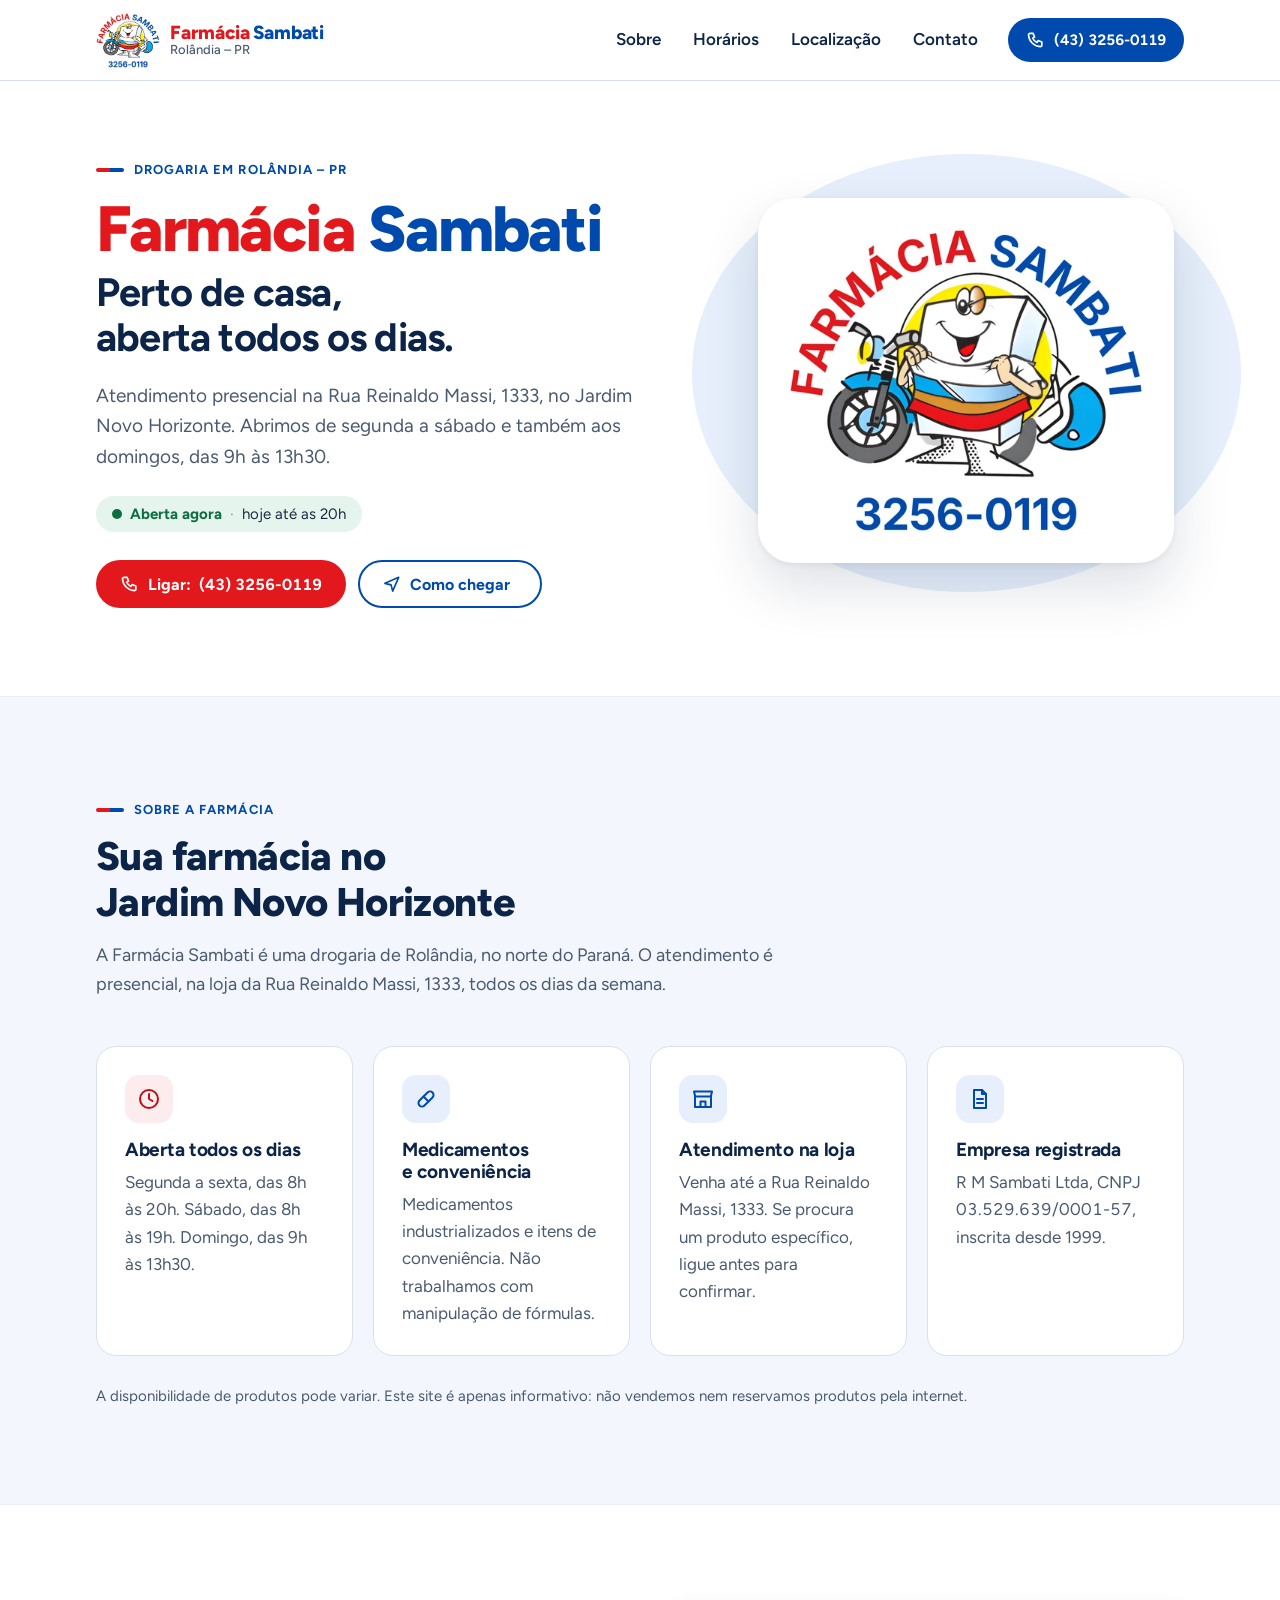
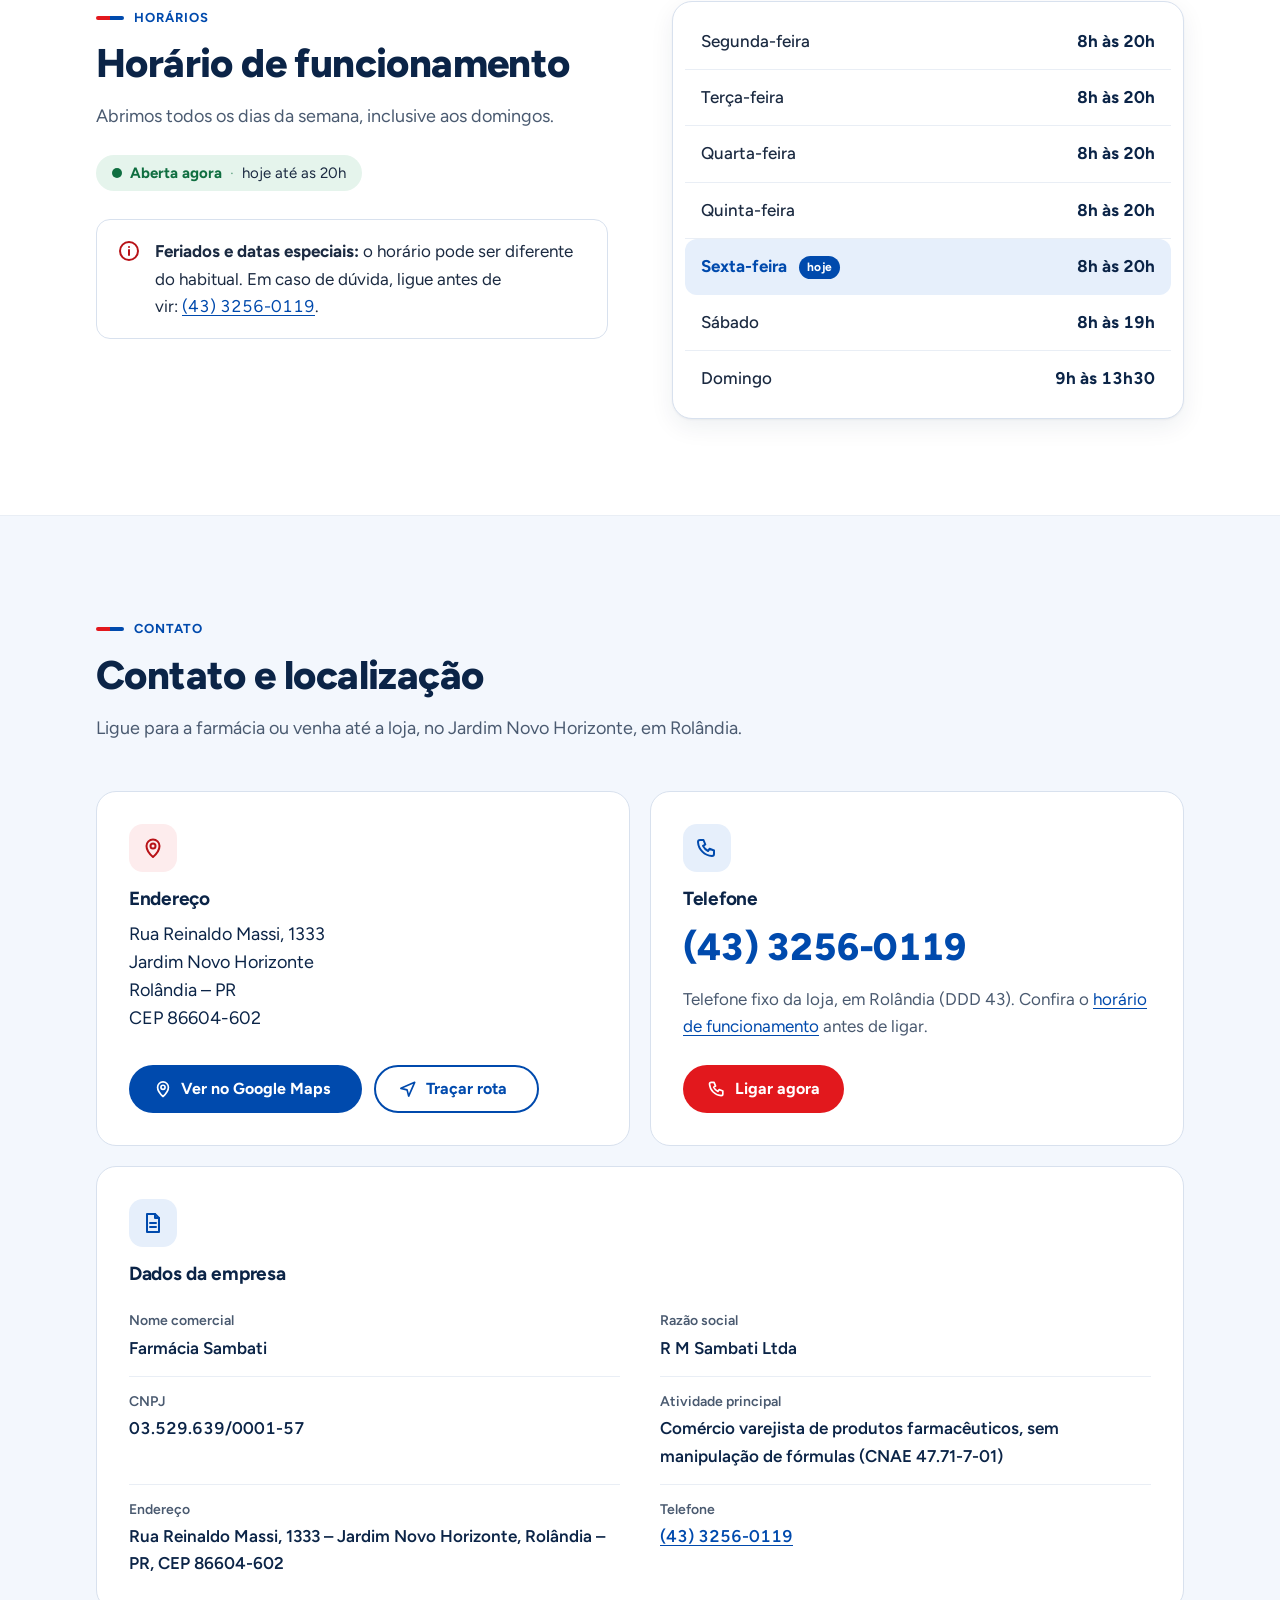
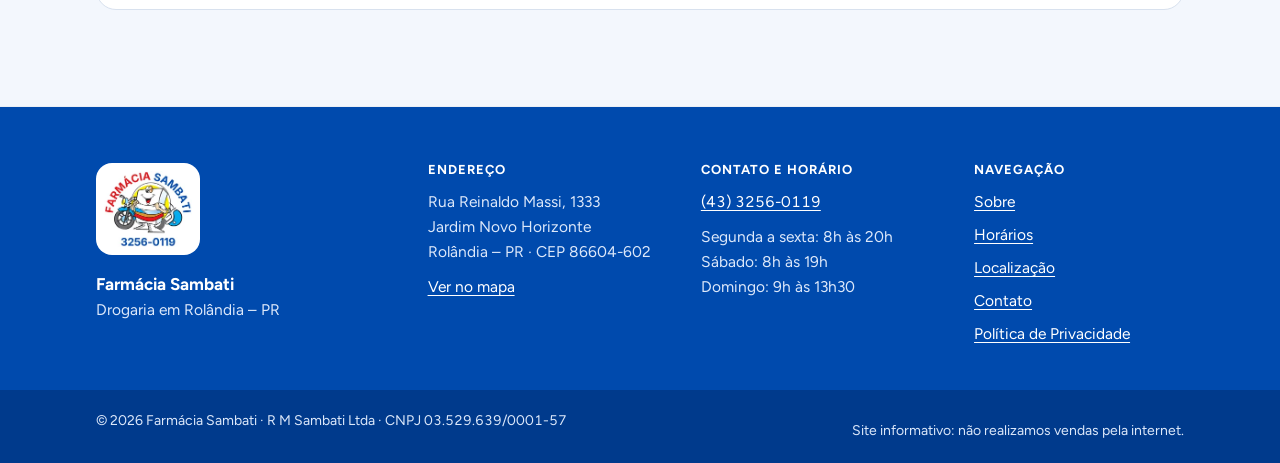
<file: index.html>
<!doctype html>
<html lang="pt-BR">
<head>
  <meta charset="utf-8">
  <meta name="viewport" content="width=device-width, initial-scale=1">
  <meta http-equiv="Content-Security-Policy" content="default-src 'self'; script-src 'self'; style-src 'self'; img-src 'self'; font-src 'self'; connect-src 'none'; frame-src 'none'; object-src 'none'; base-uri 'self'; form-action 'none'; upgrade-insecure-requests">
  <title>Farmácia Sambati em Rolândia – PR | Aberta todos os dias</title>
  <meta name="description" content="Farmácia Sambati: Rua Reinaldo Massi, 1333, Jardim Novo Horizonte, Rolândia – PR. Aberta todos os dias, inclusive domingo. Telefone (43) 3256-0119.">
  <link rel="canonical" href="https://farmaciasambati.site/">
  <meta name="theme-color" content="#004aad">
  <meta name="format-detection" content="telephone=no">

  <meta property="og:type" content="website">
  <meta property="og:locale" content="pt_BR">
  <meta property="og:site_name" content="Farmácia Sambati">
  <meta property="og:title" content="Farmácia Sambati – Rolândia, PR">
  <meta property="og:description" content="Drogaria no Jardim Novo Horizonte, em Rolândia (PR). Aberta todos os dias. Rua Reinaldo Massi, 1333 · (43) 3256-0119.">
  <meta property="og:url" content="https://farmaciasambati.site/">
  <meta property="og:image" content="https://farmaciasambati.site/assets/img/og-farmacia-sambati.jpg">
  <meta property="og:image:type" content="image/jpeg">
  <meta property="og:image:width" content="1200">
  <meta property="og:image:height" content="630">
  <meta property="og:image:alt" content="Logotipo da Farmácia Sambati com endereço, horário e telefone">
  <meta name="twitter:card" content="summary_large_image">

  <link rel="icon" href="/favicon.ico" sizes="16x16 32x32 48x48">
  <link rel="icon" href="/assets/img/icone-192.png" type="image/png" sizes="192x192">
  <link rel="apple-touch-icon" href="/apple-touch-icon.png">

  <link rel="preload" href="/assets/fonts/figtree-latin-wght.woff2" as="font" type="font/woff2" crossorigin>
  <link rel="stylesheet" href="/assets/css/estilos.css">
  <noscript><link rel="stylesheet" href="/assets/css/noscript.css"></noscript>
  <script src="/assets/js/main.js" defer></script>

  <script type="application/ld+json">
  {
    "@context": "https://schema.org",
    "@graph": [
      {
        "@type": "Pharmacy",
        "@id": "https://farmaciasambati.site/#farmacia",
        "name": "Farmácia Sambati",
        "legalName": "R M Sambati Ltda",
        "taxID": "03.529.639/0001-57",
        "foundingDate": "1999-11-29",
        "url": "https://farmaciasambati.site/",
        "logo": "https://farmaciasambati.site/assets/img/logo-farmacia-sambati-720.png",
        "image": "https://farmaciasambati.site/assets/img/og-farmacia-sambati.jpg",
        "telephone": "+55 43 3256-0119",
        "address": {
          "@type": "PostalAddress",
          "streetAddress": "Rua Reinaldo Massi, 1333, Jardim Novo Horizonte",
          "addressLocality": "Rolândia",
          "addressRegion": "PR",
          "postalCode": "86604-602",
          "addressCountry": "BR"
        },
        "openingHoursSpecification": [
          {
            "@type": "OpeningHoursSpecification",
            "dayOfWeek": ["Monday", "Tuesday", "Wednesday", "Thursday", "Friday"],
            "opens": "08:00",
            "closes": "20:00"
          },
          {
            "@type": "OpeningHoursSpecification",
            "dayOfWeek": "Saturday",
            "opens": "08:00",
            "closes": "19:00"
          },
          {
            "@type": "OpeningHoursSpecification",
            "dayOfWeek": "Sunday",
            "opens": "09:00",
            "closes": "13:30"
          }
        ]
      },
      {
        "@type": "WebSite",
        "@id": "https://farmaciasambati.site/#site",
        "url": "https://farmaciasambati.site/",
        "name": "Farmácia Sambati",
        "inLanguage": "pt-BR",
        "publisher": { "@id": "https://farmaciasambati.site/#farmacia" }
      }
    ]
  }
  </script>
</head>
<body>
  <svg class="sprite" aria-hidden="true" xmlns="http://www.w3.org/2000/svg">
    <symbol id="i-telefone" viewBox="0 0 24 24" fill="none" stroke="currentColor" stroke-width="2" stroke-linecap="round" stroke-linejoin="round"><path d="M5 4h3.5l1.8 4.5-2.3 1.4a11 11 0 0 0 5.1 5.1l1.4-2.3 4.5 1.8V18a2 2 0 0 1-2 2A15 15 0 0 1 3 6a2 2 0 0 1 2-2z"/></symbol>
    <symbol id="i-rota" viewBox="0 0 24 24" fill="none" stroke="currentColor" stroke-width="2" stroke-linecap="round" stroke-linejoin="round"><path d="M3.5 11.2 20 4l-7.2 16.5-1.9-7.4z"/></symbol>
    <symbol id="i-local" viewBox="0 0 24 24" fill="none" stroke="currentColor" stroke-width="2" stroke-linecap="round" stroke-linejoin="round"><path d="M12 21s-6.5-5.6-6.5-11a6.5 6.5 0 0 1 13 0c0 5.4-6.5 11-6.5 11z"/><circle cx="12" cy="10" r="2.5"/></symbol>
    <symbol id="i-relogio" viewBox="0 0 24 24" fill="none" stroke="currentColor" stroke-width="2" stroke-linecap="round" stroke-linejoin="round"><circle cx="12" cy="12" r="9"/><path d="M12 7v5l3.5 2"/></symbol>
    <symbol id="i-capsula" viewBox="0 0 24 24" fill="none" stroke="currentColor" stroke-width="2" stroke-linecap="round" stroke-linejoin="round"><rect x="2.8" y="8.5" width="18.4" height="7" rx="3.5" transform="rotate(-45 12 12)"/><path d="m9.5 9.5 5 5"/></symbol>
    <symbol id="i-loja" viewBox="0 0 24 24" fill="none" stroke="currentColor" stroke-width="2" stroke-linecap="round" stroke-linejoin="round"><path d="M4 9.5V20h16V9.5"/><path d="M3 4.5h18l-1.2 5H4.2z"/><path d="M9.5 20v-5.5h5V20"/></symbol>
    <symbol id="i-documento" viewBox="0 0 24 24" fill="none" stroke="currentColor" stroke-width="2" stroke-linecap="round" stroke-linejoin="round"><path d="M6 3h8l4 4v14H6z"/><path d="M14 3v4h4"/><path d="M9 12h6M9 16h6"/></symbol>
    <symbol id="i-info" viewBox="0 0 24 24" fill="none" stroke="currentColor" stroke-width="2" stroke-linecap="round" stroke-linejoin="round"><circle cx="12" cy="12" r="9"/><path d="M12 11v5M12 8h.01"/></symbol>
    <symbol id="i-menu" viewBox="0 0 24 24" fill="none" stroke="currentColor" stroke-width="2" stroke-linecap="round" stroke-linejoin="round"><path d="M4 7h16M4 12h16M4 17h16"/></symbol>
    <symbol id="i-fechar" viewBox="0 0 24 24" fill="none" stroke="currentColor" stroke-width="2" stroke-linecap="round" stroke-linejoin="round"><path d="m6 6 12 12M18 6 6 18"/></symbol>
    <symbol id="i-externo" viewBox="0 0 24 24" fill="none" stroke="currentColor" stroke-width="2" stroke-linecap="round" stroke-linejoin="round"><path d="M14 4h6v6M20 4l-9 9"/><path d="M18 14v5a1 1 0 0 1-1 1H5a1 1 0 0 1-1-1V7a1 1 0 0 1 1-1h5"/></symbol>
  </svg>

  <a class="pular" href="#conteudo">Pular para o conteúdo</a>

  <header class="cabecalho">
    <div class="container cabecalho__barra">
      <a class="marca" href="/" aria-label="Farmácia Sambati, página inicial">
        <picture>
          <source type="image/webp" srcset="/assets/img/logo-farmacia-sambati-128.webp 128w, /assets/img/logo-farmacia-sambati-192.webp 192w" sizes="(min-width: 60em) 64px, (min-width: 40em) 56px, 48px">
          <img class="marca__logo" src="/assets/img/logo-farmacia-sambati-192.png" width="192" height="165" alt="">
        </picture>
        <span class="marca__texto">
          <span class="marca__nome"><span class="cor-vermelha">Farmácia</span> <span class="cor-azul">Sambati</span></span>
          <span class="marca__local">Rolândia – PR</span>
        </span>
      </a>

      <nav class="menu" aria-label="Principal">
        <button class="menu-botao" type="button" aria-expanded="false" aria-controls="menu-lista">
          <svg class="icone icone-abrir" aria-hidden="true"><use href="#i-menu"/></svg>
          <svg class="icone icone-fechar" aria-hidden="true"><use href="#i-fechar"/></svg>
          <span class="sr-only">Menu</span>
        </button>
        <ul class="menu__lista" id="menu-lista">
          <li><a href="/#sobre">Sobre</a></li>
          <li><a href="/#horarios">Horários</a></li>
          <li><a href="/#localizacao">Localização</a></li>
          <li><a href="/#contato">Contato</a></li>
        </ul>
      </nav>

      <a class="botao botao--primario botao--compacto cabecalho__ligar" href="tel:+554332560119" aria-label="Ligar para (43) 3256-0119">
        <svg class="icone" aria-hidden="true"><use href="#i-telefone"/></svg>
        <span class="cabecalho__rotulo">Ligar</span>
        <span class="cabecalho__numero numero">(43) 3256-0119</span>
      </a>
    </div>
  </header>

  <main id="conteudo">
    <section class="hero" aria-labelledby="titulo-hero">
      <div class="container hero__grade">
        <div class="hero__texto">
          <p class="sobretitulo">Drogaria em Rolândia – PR</p>
          <h1 class="hero__titulo" id="titulo-hero">
            <span class="hero__marca"><span class="cor-vermelha">Farmácia</span> <span class="cor-azul">Sambati</span></span>
            <span class="hero__frase">Perto de casa, aberta todos os dias.</span>
          </h1>
          <p class="hero__resumo">Atendimento presencial na Rua Reinaldo Massi, 1333, no Jardim Novo Horizonte. Abrimos de segunda a sábado e também aos domingos, das 9h às 13h30.</p>

          <p class="status" data-status hidden>
            <span class="status__ponto" aria-hidden="true"></span>
            <strong class="status__titulo"></strong>
            <span class="status__sep" aria-hidden="true">·</span>
            <span class="status__detalhe"></span>
          </p>

          <div class="hero__acoes">
            <a class="botao botao--destaque" href="tel:+554332560119">
              <svg class="icone" aria-hidden="true"><use href="#i-telefone"/></svg>
              Ligar: <span class="numero">(43) 3256-0119</span>
            </a>
            <a class="botao botao--secundario" href="https://www.google.com/maps/dir/?api=1&amp;destination=Farm%C3%A1cia%20Sambati%2C%20R.%20Reinaldo%20Massi%2C%201333%20-%20Jardim%20Novo%20Horizonte%2C%20Rol%C3%A2ndia%20-%20PR%2C%2086604-602" target="_blank" rel="noopener">
              <svg class="icone" aria-hidden="true"><use href="#i-rota"/></svg>
              Como chegar<span class="sr-only"> (abre o Google Maps em nova aba)</span>
            </a>
          </div>
        </div>

        <div class="hero__visual">
          <div class="hero__cartao">
            <picture>
              <source type="image/webp" srcset="/assets/img/logo-farmacia-sambati-480.webp 480w, /assets/img/logo-farmacia-sambati-720.webp 720w, /assets/img/logo-farmacia-sambati-960.webp 960w" sizes="(min-width: 60em) 360px, (min-width: 40em) 280px, 232px">
              <img src="/assets/img/logo-farmacia-sambati-720.png" width="720" height="618" alt="Logotipo da Farmácia Sambati, com o mascote da farmácia e o telefone 3256-0119" fetchpriority="high">
            </picture>
          </div>
        </div>
      </div>
    </section>

    <section class="secao secao--tingida" id="sobre" aria-labelledby="titulo-sobre">
      <div class="container">
        <div class="secao__cabeca">
          <p class="sobretitulo">Sobre a farmácia</p>
          <h2 class="secao__titulo" id="titulo-sobre">Sua farmácia no Jardim Novo Horizonte</h2>
          <p class="secao__intro">A Farmácia Sambati é uma drogaria de Rolândia, no norte do Paraná. O atendimento é presencial, na loja da Rua Reinaldo Massi, 1333, todos os dias da semana.</p>
        </div>

        <ul class="destaques">
          <li class="cartao">
            <span class="cartao__icone cartao__icone--vermelho"><svg class="icone" aria-hidden="true"><use href="#i-relogio"/></svg></span>
            <h3 class="cartao__titulo">Aberta todos os dias</h3>
            <p>Segunda a sexta, das 8h às 20h. Sábado, das 8h às 19h. Domingo, das 9h às 13h30.</p>
          </li>
          <li class="cartao">
            <span class="cartao__icone"><svg class="icone" aria-hidden="true"><use href="#i-capsula"/></svg></span>
            <h3 class="cartao__titulo">Medicamentos e conveniência</h3>
            <p>Medicamentos industrializados e itens de conveniência. Não trabalhamos com manipulação de fórmulas.</p>
          </li>
          <li class="cartao">
            <span class="cartao__icone"><svg class="icone" aria-hidden="true"><use href="#i-loja"/></svg></span>
            <h3 class="cartao__titulo">Atendimento na loja</h3>
            <p>Venha até a Rua Reinaldo Massi, 1333. Se procura um produto específico, ligue antes para confirmar.</p>
          </li>
          <li class="cartao">
            <span class="cartao__icone"><svg class="icone" aria-hidden="true"><use href="#i-documento"/></svg></span>
            <h3 class="cartao__titulo">Empresa registrada</h3>
            <p>R M Sambati Ltda, CNPJ <span class="numero">03.529.639/0001-57</span>, inscrita desde 1999.</p>
          </li>
        </ul>

        <p class="nota">A disponibilidade de produtos pode variar. Este site é apenas informativo: não vendemos nem reservamos produtos pela internet.</p>
      </div>
    </section>

    <section class="secao" id="horarios" aria-labelledby="titulo-horarios">
      <div class="container horarios__grade">
        <div class="horarios__texto">
          <p class="sobretitulo">Horários</p>
          <h2 class="secao__titulo" id="titulo-horarios">Horário de funcionamento</h2>
          <p>Abrimos todos os dias da semana, inclusive aos domingos.</p>

          <p class="status" data-status hidden>
            <span class="status__ponto" aria-hidden="true"></span>
            <strong class="status__titulo"></strong>
            <span class="status__sep" aria-hidden="true">·</span>
            <span class="status__detalhe"></span>
          </p>

          <div class="aviso">
            <svg class="icone" aria-hidden="true"><use href="#i-info"/></svg>
            <p><strong>Feriados e datas especiais:</strong> o horário pode ser diferente do habitual. Em caso de dúvida, ligue antes de vir: <a class="numero" href="tel:+554332560119">(43) 3256-0119</a>.</p>
          </div>
        </div>

        <div class="cartao horarios__tabela">
          <!-- Para alterar o horário, edite as linhas abaixo (texto e atributos data-abre / data-fecha). -->
          <table class="tabela-horarios" data-horarios>
            <caption class="sr-only">Horário de funcionamento por dia da semana</caption>
            <tbody>
              <tr data-dia="1" data-abre="08:00" data-fecha="20:00">
                <th scope="row">Segunda-feira</th>
                <td><time datetime="08:00">8h</time> às <time datetime="20:00">20h</time></td>
              </tr>
              <tr data-dia="2" data-abre="08:00" data-fecha="20:00">
                <th scope="row">Terça-feira</th>
                <td><time datetime="08:00">8h</time> às <time datetime="20:00">20h</time></td>
              </tr>
              <tr data-dia="3" data-abre="08:00" data-fecha="20:00">
                <th scope="row">Quarta-feira</th>
                <td><time datetime="08:00">8h</time> às <time datetime="20:00">20h</time></td>
              </tr>
              <tr data-dia="4" data-abre="08:00" data-fecha="20:00">
                <th scope="row">Quinta-feira</th>
                <td><time datetime="08:00">8h</time> às <time datetime="20:00">20h</time></td>
              </tr>
              <tr data-dia="5" data-abre="08:00" data-fecha="20:00">
                <th scope="row">Sexta-feira</th>
                <td><time datetime="08:00">8h</time> às <time datetime="20:00">20h</time></td>
              </tr>
              <tr data-dia="6" data-abre="08:00" data-fecha="19:00">
                <th scope="row">Sábado</th>
                <td><time datetime="08:00">8h</time> às <time datetime="19:00">19h</time></td>
              </tr>
              <tr data-dia="0" data-abre="09:00" data-fecha="13:30">
                <th scope="row">Domingo</th>
                <td><time datetime="09:00">9h</time> às <time datetime="13:30">13h30</time></td>
              </tr>
            </tbody>
          </table>
        </div>
      </div>
    </section>

    <section class="secao secao--tingida" id="contato" aria-labelledby="titulo-contato">
      <div class="container">
        <div class="secao__cabeca">
          <p class="sobretitulo">Contato</p>
          <h2 class="secao__titulo" id="titulo-contato">Contato e localização</h2>
          <p class="secao__intro">Ligue para a farmácia ou venha até a loja, no Jardim Novo Horizonte, em Rolândia.</p>
        </div>

        <div class="contato__grade">
          <article class="cartao cartao--contato" id="localizacao" aria-labelledby="titulo-endereco">
            <span class="cartao__icone cartao__icone--vermelho"><svg class="icone" aria-hidden="true"><use href="#i-local"/></svg></span>
            <h3 class="cartao__titulo" id="titulo-endereco">Endereço</h3>
            <address class="endereco">
              Rua Reinaldo Massi, 1333<br>
              Jardim Novo Horizonte<br>
              Rolândia – PR<br>
              CEP 86604-602
            </address>
            <div class="acoes">
              <a class="botao botao--primario" href="https://www.google.com/maps/search/?api=1&amp;query=Farm%C3%A1cia%20Sambati%2C%20R.%20Reinaldo%20Massi%2C%201333%20-%20Jardim%20Novo%20Horizonte%2C%20Rol%C3%A2ndia%20-%20PR%2C%2086604-602" target="_blank" rel="noopener">
                <svg class="icone" aria-hidden="true"><use href="#i-local"/></svg>
                Ver no Google Maps<span class="sr-only"> (abre em nova aba)</span>
              </a>
              <a class="botao botao--secundario" href="https://www.google.com/maps/dir/?api=1&amp;destination=Farm%C3%A1cia%20Sambati%2C%20R.%20Reinaldo%20Massi%2C%201333%20-%20Jardim%20Novo%20Horizonte%2C%20Rol%C3%A2ndia%20-%20PR%2C%2086604-602" target="_blank" rel="noopener">
                <svg class="icone" aria-hidden="true"><use href="#i-rota"/></svg>
                Traçar rota<span class="sr-only"> (abre o Google Maps em nova aba)</span>
              </a>
            </div>
          </article>

          <article class="cartao cartao--contato" aria-labelledby="titulo-telefone">
            <span class="cartao__icone"><svg class="icone" aria-hidden="true"><use href="#i-telefone"/></svg></span>
            <h3 class="cartao__titulo" id="titulo-telefone">Telefone</h3>
            <a class="telefone-grande numero" href="tel:+554332560119">(43) 3256-0119</a>
            <p>Telefone fixo da loja, em Rolândia (DDD 43). Confira o <a href="#horarios">horário de funcionamento</a> antes de ligar.</p>
            <div class="acoes">
              <a class="botao botao--destaque" href="tel:+554332560119">
                <svg class="icone" aria-hidden="true"><use href="#i-telefone"/></svg>
                Ligar agora
              </a>
            </div>
          </article>

          <article class="cartao cartao--empresa" id="empresa" aria-labelledby="titulo-empresa">
            <span class="cartao__icone"><svg class="icone" aria-hidden="true"><use href="#i-documento"/></svg></span>
            <h3 class="cartao__titulo" id="titulo-empresa">Dados da empresa</h3>
            <dl class="dados">
              <div>
                <dt>Nome comercial</dt>
                <dd>Farmácia Sambati</dd>
              </div>
              <div>
                <dt>Razão social</dt>
                <dd>R M Sambati Ltda</dd>
              </div>
              <div>
                <dt>CNPJ</dt>
                <dd class="numero">03.529.639/0001-57</dd>
              </div>
              <div>
                <dt>Atividade principal</dt>
                <dd>Comércio varejista de produtos farmacêuticos, sem manipulação de fórmulas (CNAE 47.71-7-01)</dd>
              </div>
              <div>
                <dt>Endereço</dt>
                <dd>Rua Reinaldo Massi, 1333 – Jardim Novo Horizonte, Rolândia – PR, CEP 86604-602</dd>
              </div>
              <div>
                <dt>Telefone</dt>
                <dd><a class="numero" href="tel:+554332560119">(43) 3256-0119</a></dd>
              </div>
            </dl>
          </article>
        </div>
      </div>
    </section>
  </main>

  <footer class="rodape">
    <div class="container rodape__grade">
      <div class="rodape__marca">
        <picture>
          <source type="image/webp" srcset="/assets/img/logo-farmacia-sambati-192.webp 192w" sizes="88px">
          <img class="rodape__logo" src="/assets/img/logo-farmacia-sambati-192.png" width="192" height="165" alt="Farmácia Sambati" loading="lazy">
        </picture>
        <p><strong>Farmácia Sambati</strong><br>Drogaria em Rolândia – PR</p>
      </div>

      <div>
        <h2 class="rodape__titulo">Endereço</h2>
        <p>Rua Reinaldo Massi, 1333<br>Jardim Novo Horizonte<br>Rolândia – PR · CEP 86604-602</p>
        <p><a href="https://www.google.com/maps/search/?api=1&amp;query=Farm%C3%A1cia%20Sambati%2C%20R.%20Reinaldo%20Massi%2C%201333%20-%20Jardim%20Novo%20Horizonte%2C%20Rol%C3%A2ndia%20-%20PR%2C%2086604-602" target="_blank" rel="noopener">Ver no mapa<span class="sr-only"> (abre o Google Maps em nova aba)</span></a></p>
      </div>

      <div>
        <h2 class="rodape__titulo">Contato e horário</h2>
        <p><a class="numero" href="tel:+554332560119">(43) 3256-0119</a></p>
        <p>Segunda a sexta: 8h às 20h<br>Sábado: 8h às 19h<br>Domingo: 9h às 13h30</p>
      </div>

      <nav aria-label="Rodapé">
        <h2 class="rodape__titulo">Navegação</h2>
        <ul>
          <li><a href="/#sobre">Sobre</a></li>
          <li><a href="/#horarios">Horários</a></li>
          <li><a href="/#localizacao">Localização</a></li>
          <li><a href="/#contato">Contato</a></li>
          <li><a href="/politica-de-privacidade/">Política de Privacidade</a></li>
        </ul>
      </nav>
    </div>

    <div class="rodape__base">
      <div class="container">
        <p>© <span data-ano-atual>2026</span> Farmácia Sambati · R M Sambati Ltda · CNPJ <span class="numero">03.529.639/0001-57</span></p>
        <p>Site informativo: não realizamos vendas pela internet.</p>
      </div>
    </div>
  </footer>
</body>
</html>
</file>
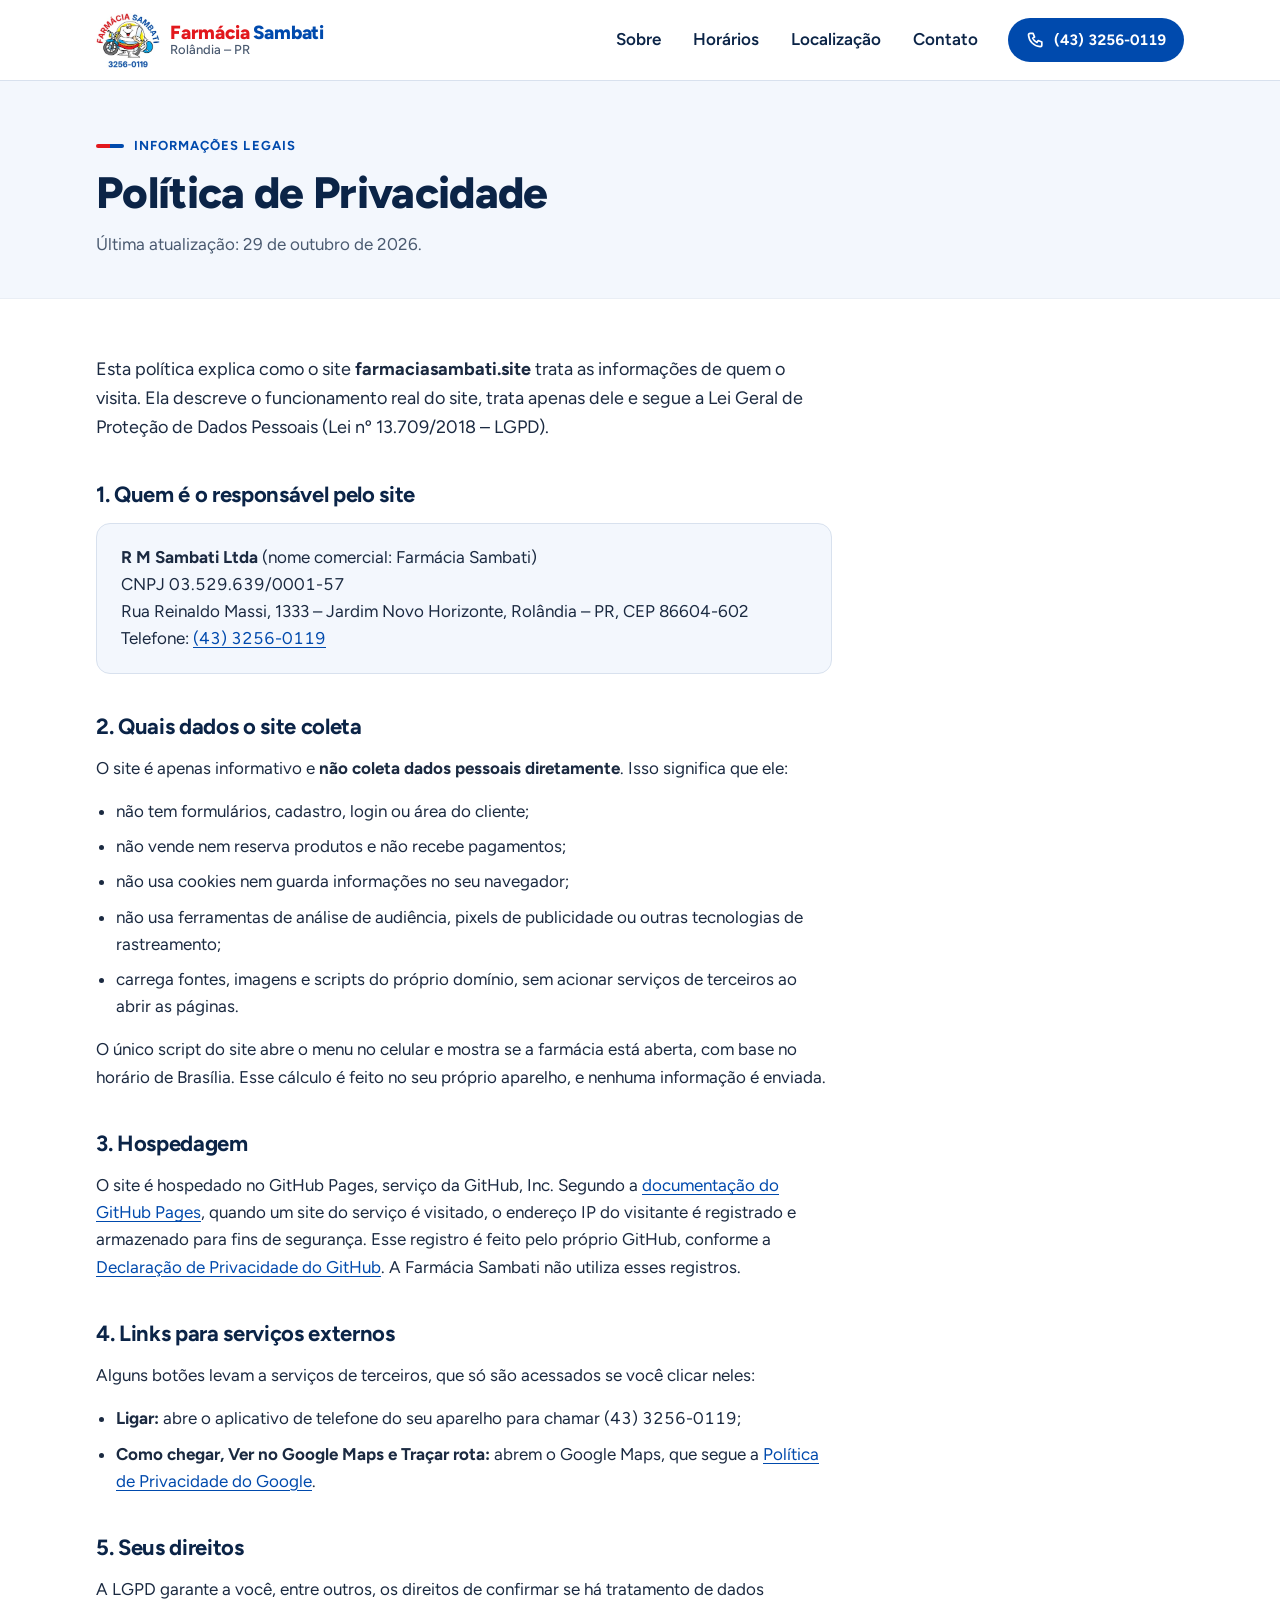
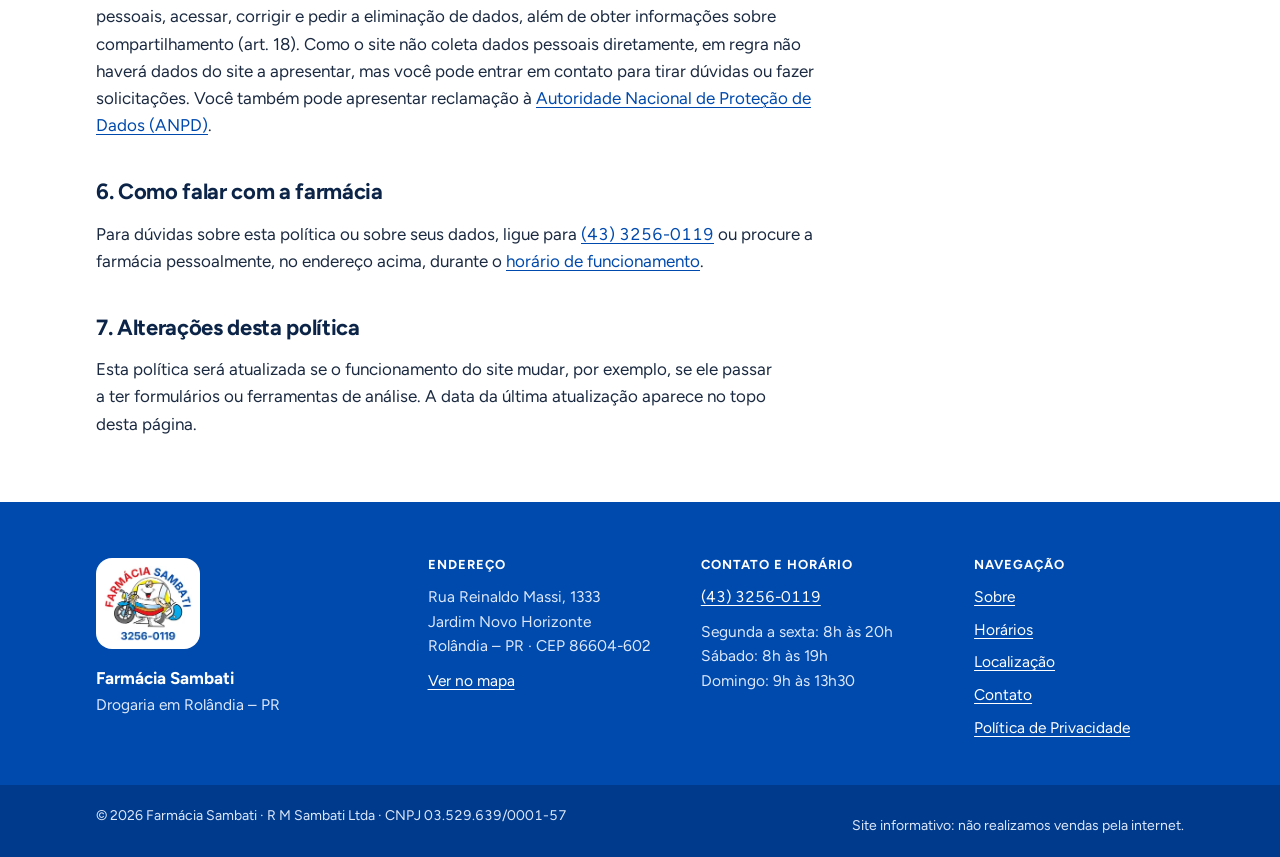
<file: politica-de-privacidade/index.html>
<!doctype html>
<html lang="pt-BR">
<head>
  <meta charset="utf-8">
  <meta name="viewport" content="width=device-width, initial-scale=1">
  <meta http-equiv="Content-Security-Policy" content="default-src 'self'; script-src 'self'; style-src 'self'; img-src 'self'; font-src 'self'; connect-src 'none'; frame-src 'none'; object-src 'none'; base-uri 'self'; form-action 'none'; upgrade-insecure-requests">
  <title>Política de Privacidade | Farmácia Sambati</title>
  <meta name="description" content="Como o site da Farmácia Sambati trata informações de visitantes: sem formulários, sem cookies e sem ferramentas de rastreamento.">
  <link rel="canonical" href="https://farmaciasambati.site/politica-de-privacidade/">
  <meta name="theme-color" content="#004aad">
  <meta name="format-detection" content="telephone=no">

  <meta property="og:type" content="website">
  <meta property="og:locale" content="pt_BR">
  <meta property="og:site_name" content="Farmácia Sambati">
  <meta property="og:title" content="Política de Privacidade – Farmácia Sambati">
  <meta property="og:description" content="Como o site da Farmácia Sambati trata informações de visitantes.">
  <meta property="og:url" content="https://farmaciasambati.site/politica-de-privacidade/">
  <meta property="og:image" content="https://farmaciasambati.site/assets/img/og-farmacia-sambati.jpg">
  <meta property="og:image:width" content="1200">
  <meta property="og:image:height" content="630">
  <meta property="og:image:alt" content="Logotipo da Farmácia Sambati com endereço, horário e telefone">
  <meta name="twitter:card" content="summary_large_image">

  <link rel="icon" href="/favicon.ico" sizes="16x16 32x32 48x48">
  <link rel="icon" href="/assets/img/icone-192.png" type="image/png" sizes="192x192">
  <link rel="apple-touch-icon" href="/apple-touch-icon.png">

  <link rel="preload" href="/assets/fonts/figtree-latin-wght.woff2" as="font" type="font/woff2" crossorigin>
  <link rel="stylesheet" href="/assets/css/estilos.css">
  <noscript><link rel="stylesheet" href="/assets/css/noscript.css"></noscript>
  <script src="/assets/js/main.js" defer></script>
</head>
<body>
  <svg class="sprite" aria-hidden="true" xmlns="http://www.w3.org/2000/svg">
    <symbol id="i-telefone" viewBox="0 0 24 24" fill="none" stroke="currentColor" stroke-width="2" stroke-linecap="round" stroke-linejoin="round"><path d="M5 4h3.5l1.8 4.5-2.3 1.4a11 11 0 0 0 5.1 5.1l1.4-2.3 4.5 1.8V18a2 2 0 0 1-2 2A15 15 0 0 1 3 6a2 2 0 0 1 2-2z"/></symbol>
    <symbol id="i-menu" viewBox="0 0 24 24" fill="none" stroke="currentColor" stroke-width="2" stroke-linecap="round" stroke-linejoin="round"><path d="M4 7h16M4 12h16M4 17h16"/></symbol>
    <symbol id="i-fechar" viewBox="0 0 24 24" fill="none" stroke="currentColor" stroke-width="2" stroke-linecap="round" stroke-linejoin="round"><path d="m6 6 12 12M18 6 6 18"/></symbol>
  </svg>

  <a class="pular" href="#conteudo">Pular para o conteúdo</a>

  <header class="cabecalho">
    <div class="container cabecalho__barra">
      <a class="marca" href="/" aria-label="Farmácia Sambati, página inicial">
        <picture>
          <source type="image/webp" srcset="/assets/img/logo-farmacia-sambati-128.webp 128w, /assets/img/logo-farmacia-sambati-192.webp 192w" sizes="(min-width: 60em) 64px, (min-width: 40em) 56px, 48px">
          <img class="marca__logo" src="/assets/img/logo-farmacia-sambati-192.png" width="192" height="165" alt="">
        </picture>
        <span class="marca__texto">
          <span class="marca__nome"><span class="cor-vermelha">Farmácia</span> <span class="cor-azul">Sambati</span></span>
          <span class="marca__local">Rolândia – PR</span>
        </span>
      </a>

      <nav class="menu" aria-label="Principal">
        <button class="menu-botao" type="button" aria-expanded="false" aria-controls="menu-lista">
          <svg class="icone icone-abrir" aria-hidden="true"><use href="#i-menu"/></svg>
          <svg class="icone icone-fechar" aria-hidden="true"><use href="#i-fechar"/></svg>
          <span class="sr-only">Menu</span>
        </button>
        <ul class="menu__lista" id="menu-lista">
          <li><a href="/#sobre">Sobre</a></li>
          <li><a href="/#horarios">Horários</a></li>
          <li><a href="/#localizacao">Localização</a></li>
          <li><a href="/#contato">Contato</a></li>
        </ul>
      </nav>

      <a class="botao botao--primario botao--compacto cabecalho__ligar" href="tel:+554332560119" aria-label="Ligar para (43) 3256-0119">
        <svg class="icone" aria-hidden="true"><use href="#i-telefone"/></svg>
        <span class="cabecalho__rotulo">Ligar</span>
        <span class="cabecalho__numero numero">(43) 3256-0119</span>
      </a>
    </div>
  </header>

  <main id="conteudo">
    <div class="pagina-cabeca">
      <div class="container">
        <p class="sobretitulo">Informações legais</p>
        <h1>Política de Privacidade</h1>
        <p>Última atualização: <time datetime="2026-10-29">29 de outubro de 2026</time>.</p>
      </div>
    </div>

    <div class="container">
      <article class="texto-legal">
        <p>Esta política explica como o site <strong>farmaciasambati.site</strong> trata as informações de quem o visita. Ela descreve o funcionamento real do site, trata apenas dele e segue a Lei Geral de Proteção de Dados Pessoais (Lei nº 13.709/2018 – LGPD).</p>

        <h2>1. Quem é o responsável pelo site</h2>
        <address>
          <strong>R M Sambati Ltda</strong> (nome comercial: Farmácia Sambati)<br>
          CNPJ <span class="numero">03.529.639/0001-57</span><br>
          Rua Reinaldo Massi, 1333 – Jardim Novo Horizonte, Rolândia – PR, CEP 86604-602<br>
          Telefone: <a class="numero" href="tel:+554332560119">(43) 3256-0119</a>
        </address>

        <h2>2. Quais dados o site coleta</h2>
        <p>O site é apenas informativo e <strong>não coleta dados pessoais diretamente</strong>. Isso significa que ele:</p>
        <ul>
          <li>não tem formulários, cadastro, login ou área do cliente;</li>
          <li>não vende nem reserva produtos e não recebe pagamentos;</li>
          <li>não usa cookies nem guarda informações no seu navegador;</li>
          <li>não usa ferramentas de análise de audiência, pixels de publicidade ou outras tecnologias de rastreamento;</li>
          <li>carrega fontes, imagens e scripts do próprio domínio, sem acionar serviços de terceiros ao abrir as páginas.</li>
        </ul>
        <p>O único script do site abre o menu no celular e mostra se a farmácia está aberta, com base no horário de Brasília. Esse cálculo é feito no seu próprio aparelho, e nenhuma informação é enviada.</p>

        <h2>3. Hospedagem</h2>
        <p>O site é hospedado no GitHub Pages, serviço da GitHub, Inc. Segundo a <a href="https://docs.github.com/pt/pages/getting-started-with-github-pages/what-is-github-pages#data-collection">documentação do GitHub Pages</a>, quando um site do serviço é visitado, o endereço IP do visitante é registrado e armazenado para fins de segurança. Esse registro é feito pelo próprio GitHub, conforme a <a href="https://docs.github.com/pt/site-policy/privacy-policies/github-general-privacy-statement">Declaração de Privacidade do GitHub</a>. A Farmácia Sambati não utiliza esses registros.</p>

        <h2>4. Links para serviços externos</h2>
        <p>Alguns botões levam a serviços de terceiros, que só são acessados se você clicar neles:</p>
        <ul>
          <li><strong>Ligar:</strong> abre o aplicativo de telefone do seu aparelho para chamar <span class="numero">(43) 3256-0119</span>;</li>
          <li><strong>Como chegar, Ver no Google Maps e Traçar rota:</strong> abrem o Google Maps, que segue a <a href="https://policies.google.com/privacy?hl=pt-BR">Política de Privacidade do Google</a>.</li>
        </ul>

        <h2>5. Seus direitos</h2>
        <p>A LGPD garante a você, entre outros, os direitos de confirmar se há tratamento de dados pessoais, acessar, corrigir e pedir a eliminação de dados, além de obter informações sobre compartilhamento (art. 18). Como o site não coleta dados pessoais diretamente, em regra não haverá dados do site a apresentar, mas você pode entrar em contato para tirar dúvidas ou fazer solicitações. Você também pode apresentar reclamação à <a href="https://www.gov.br/anpd/pt-br">Autoridade Nacional de Proteção de Dados (ANPD)</a>.</p>

        <h2>6. Como falar com a farmácia</h2>
        <p>Para dúvidas sobre esta política ou sobre seus dados, ligue para <a class="numero" href="tel:+554332560119">(43) 3256-0119</a> ou procure a farmácia pessoalmente, no endereço acima, durante o <a href="/#horarios">horário de funcionamento</a>.</p>

        <h2>7. Alterações desta política</h2>
        <p>Esta política será atualizada se o funcionamento do site mudar, por exemplo, se ele passar a ter formulários ou ferramentas de análise. A data da última atualização aparece no topo desta página.</p>
      </article>
    </div>
  </main>

  <footer class="rodape">
    <div class="container rodape__grade">
      <div class="rodape__marca">
        <picture>
          <source type="image/webp" srcset="/assets/img/logo-farmacia-sambati-192.webp 192w" sizes="88px">
          <img class="rodape__logo" src="/assets/img/logo-farmacia-sambati-192.png" width="192" height="165" alt="Farmácia Sambati" loading="lazy">
        </picture>
        <p><strong>Farmácia Sambati</strong><br>Drogaria em Rolândia – PR</p>
      </div>

      <div>
        <h2 class="rodape__titulo">Endereço</h2>
        <p>Rua Reinaldo Massi, 1333<br>Jardim Novo Horizonte<br>Rolândia – PR · CEP 86604-602</p>
        <p><a href="https://www.google.com/maps/search/?api=1&amp;query=Farm%C3%A1cia%20Sambati%2C%20R.%20Reinaldo%20Massi%2C%201333%20-%20Jardim%20Novo%20Horizonte%2C%20Rol%C3%A2ndia%20-%20PR%2C%2086604-602" target="_blank" rel="noopener">Ver no mapa<span class="sr-only"> (abre o Google Maps em nova aba)</span></a></p>
      </div>

      <div>
        <h2 class="rodape__titulo">Contato e horário</h2>
        <p><a class="numero" href="tel:+554332560119">(43) 3256-0119</a></p>
        <p>Segunda a sexta: 8h às 20h<br>Sábado: 8h às 19h<br>Domingo: 9h às 13h30</p>
      </div>

      <nav aria-label="Rodapé">
        <h2 class="rodape__titulo">Navegação</h2>
        <ul>
          <li><a href="/#sobre">Sobre</a></li>
          <li><a href="/#horarios">Horários</a></li>
          <li><a href="/#localizacao">Localização</a></li>
          <li><a href="/#contato">Contato</a></li>
          <li><a href="/politica-de-privacidade/" aria-current="page">Política de Privacidade</a></li>
        </ul>
      </nav>
    </div>

    <div class="rodape__base">
      <div class="container">
        <p>© <span data-ano-atual>2026</span> Farmácia Sambati · R M Sambati Ltda · CNPJ <span class="numero">03.529.639/0001-57</span></p>
        <p>Site informativo: não realizamos vendas pela internet.</p>
      </div>
    </div>
  </footer>
</body>
</html>
</file>
<file: assets/css/estilos.css>
/* ==========================================================================
   Farmácia Sambati — folha de estilos
   Abordagem mobile-first. Cores oficiais da marca: azul #004AAD e vermelho #E2181D.
   ========================================================================== */

/* ---------- Fonte (Figtree, licença SIL OFL 1.1, hospedada no próprio site) ---------- */
@font-face {
  font-family: "Figtree";
  src: url("../fonts/figtree-latin-wght.woff2") format("woff2");
  font-weight: 300 900;
  font-style: normal;
  font-display: swap;
}

/* ---------- Tokens de design ---------- */
:root {
  --azul: #004aad;
  --azul-escuro: #003a8c;
  --azul-noite: #0b2447;
  --azul-claro: #e6effb;
  --azul-gelo: #f3f7fd;
  --vermelho: #e2181d;
  --vermelho-escuro: #b81217;
  --vermelho-claro: #fdeced;
  --verde: #0f6e40;
  --verde-claro: #e5f4ec;
  --ambar: #855400;
  --ambar-claro: #fff3d6;
  --branco: #fff;
  --texto: #1b2a41;
  --texto-suave: #4a5a70;
  --borda: #d8e1ee;
  --linha: #e9eef5;

  --fonte: "Figtree", system-ui, -apple-system, "Segoe UI", Roboto, "Helvetica Neue", Arial, sans-serif;
  --raio: 0.875rem;
  --raio-g: 1.25rem;
  --sombra: 0 1px 2px rgb(11 36 71 / 0.05), 0 8px 24px rgb(11 36 71 / 0.07);
  --sombra-forte: 0 2px 6px rgb(11 36 71 / 0.06), 0 24px 56px rgb(11 36 71 / 0.14);
  --altura-cabecalho: 4.5rem;
  --largura: 72rem;
}

/* ---------- Base ---------- */
*,
*::before,
*::after {
  box-sizing: border-box;
}

html {
  -webkit-text-size-adjust: 100%;
  text-size-adjust: 100%;
  scroll-behavior: smooth;
  scroll-padding-top: calc(var(--altura-cabecalho) + 1rem);
}

body {
  margin: 0;
  font-family: var(--fonte);
  font-size: 1.0625rem;
  line-height: 1.6;
  color: var(--texto);
  background: var(--branco);
  -webkit-font-smoothing: antialiased;
  -moz-osx-font-smoothing: grayscale;
}

img,
svg {
  display: block;
  max-width: 100%;
}

img {
  height: auto;
}

h1,
h2,
h3 {
  margin: 0;
  color: var(--azul-noite);
  line-height: 1.15;
  letter-spacing: -0.015em;
  text-wrap: balance;
}

p,
ul,
ol,
dl,
address {
  margin: 0;
}

p {
  text-wrap: pretty;
}

a {
  color: var(--azul);
  text-decoration-thickness: 1px;
  text-underline-offset: 0.18em;
}

a:hover {
  color: var(--azul-escuro);
  text-decoration-thickness: 2px;
}

:focus-visible {
  outline: 3px solid var(--azul);
  outline-offset: 3px;
  border-radius: 4px;
}

[hidden] {
  display: none !important;
}

@media (prefers-reduced-motion: reduce) {
  html {
    scroll-behavior: auto;
  }

  *,
  *::before,
  *::after {
    transition: none !important;
    animation: none !important;
  }
}

/* ---------- Utilitários ---------- */
.sr-only {
  position: absolute !important;
  width: 1px;
  height: 1px;
  padding: 0;
  margin: -1px;
  overflow: hidden;
  clip: rect(0 0 0 0);
  clip-path: inset(50%);
  white-space: nowrap;
  border: 0;
}

.sprite {
  position: absolute;
  width: 0;
  height: 0;
  overflow: hidden;
}

.container {
  width: 100%;
  max-width: var(--largura);
  margin-inline: auto;
  padding-inline: 1.25rem;
}

.icone {
  width: 1.25rem;
  height: 1.25rem;
  flex: none;
}

.cor-vermelha {
  color: var(--vermelho);
}

.cor-azul {
  color: var(--azul);
}

.numero {
  font-variant-numeric: tabular-nums;
  white-space: nowrap;
}

.pular {
  position: absolute;
  top: -10rem;
  left: 1rem;
  z-index: 100;
  padding: 0.75rem 1.125rem;
  border-radius: 0.5rem;
  background: var(--azul);
  color: var(--branco);
  font-weight: 700;
  text-decoration: none;
}

.pular:focus {
  top: 1rem;
  color: var(--branco);
}

/* ---------- Botões ---------- */
.botao {
  display: inline-flex;
  align-items: center;
  justify-content: center;
  gap: 0.5rem;
  min-height: 3rem;
  padding: 0.75rem 1.375rem;
  border: 2px solid transparent;
  border-radius: 999px;
  font: inherit;
  font-size: 1rem;
  font-weight: 700;
  line-height: 1.2;
  text-align: center;
  text-decoration: none;
  cursor: pointer;
  transition: background-color 0.15s ease, border-color 0.15s ease, color 0.15s ease;
}

.botao:hover {
  text-decoration: none;
}

.botao--primario {
  background: var(--azul);
  color: var(--branco);
}

.botao--primario:hover {
  background: var(--azul-escuro);
  color: var(--branco);
}

.botao--destaque {
  background: var(--vermelho);
  color: var(--branco);
}

.botao--destaque:hover {
  background: var(--vermelho-escuro);
  color: var(--branco);
}

.botao--secundario {
  border-color: var(--azul);
  background: var(--branco);
  color: var(--azul);
}

.botao--secundario:hover {
  background: var(--azul-claro);
  color: var(--azul-escuro);
}

.botao--compacto {
  min-height: 2.75rem;
  padding: 0.5rem 1rem;
  font-size: 0.9375rem;
}

.acoes {
  display: flex;
  flex-wrap: wrap;
  gap: 0.75rem;
  margin-top: 1.5rem;
}

/* ---------- Cabeçalho ---------- */
.cabecalho {
  position: sticky;
  top: 0;
  z-index: 50;
  background: var(--branco);
  border-bottom: 1px solid var(--borda);
}

.cabecalho__barra {
  display: flex;
  align-items: center;
  gap: 0.5rem;
  min-height: var(--altura-cabecalho);
}

.marca {
  display: flex;
  align-items: center;
  gap: 0.625rem;
  margin-right: auto;
  padding-block: 0.25rem;
  color: inherit;
  text-decoration: none;
}

.marca:hover {
  color: inherit;
}

.marca picture {
  flex: none;
}

.marca__logo {
  width: 3rem;
}

.marca__texto {
  display: flex;
  flex-direction: column;
  line-height: 1.15;
}

.marca__nome {
  font-size: 1rem;
  font-weight: 800;
  letter-spacing: -0.01em;
  white-space: nowrap;
}

.marca__local {
  font-size: 0.8125rem;
  font-weight: 500;
  color: var(--texto-suave);
}

.menu-botao {
  display: inline-flex;
  align-items: center;
  justify-content: center;
  width: 2.75rem;
  height: 2.75rem;
  padding: 0;
  border: 1px solid var(--borda);
  border-radius: 0.75rem;
  background: var(--branco);
  color: var(--azul-noite);
  cursor: pointer;
}

.menu-botao:hover {
  background: var(--azul-gelo);
}

.menu-botao .icone {
  width: 1.5rem;
  height: 1.5rem;
}

.menu-botao .icone-fechar,
.menu-botao[aria-expanded="true"] .icone-abrir {
  display: none;
}

.menu-botao[aria-expanded="true"] .icone-fechar {
  display: block;
}

.menu__lista {
  display: none;
  position: absolute;
  top: 100%;
  right: 0;
  left: 0;
  padding: 0.5rem 1.25rem 1rem;
  border-bottom: 1px solid var(--borda);
  background: var(--branco);
  box-shadow: var(--sombra);
  list-style: none;
}

.cabecalho--aberto .menu__lista {
  display: block;
}

.menu__lista a {
  display: block;
  padding: 0.875rem 0.25rem;
  border-bottom: 1px solid var(--linha);
  color: var(--azul-noite);
  font-weight: 600;
  text-decoration: none;
}

.menu__lista li:last-child a {
  border-bottom: 0;
}

.menu__lista a:hover {
  color: var(--azul);
}

.cabecalho__ligar .cabecalho__numero {
  display: none;
}

/* Celulares estreitos: o botão de ligar fica só com o ícone (o nome acessível continua no aria-label). */
@media (max-width: 25.98em) {
  .cabecalho__ligar {
    width: 2.75rem;
    padding: 0;
  }

  .cabecalho__ligar .cabecalho__rotulo {
    display: none;
  }
}

@media (max-width: 21.25em) {
  .marca {
    gap: 0.5rem;
  }

  .marca__logo {
    width: 2.5rem;
  }

  .marca__nome {
    font-size: 0.9375rem;
  }
}

/* ---------- Hero ---------- */
.hero {
  position: relative;
  overflow: hidden;
  padding-block: 2.5rem 3.5rem;
  background: var(--branco);
}

.hero__grade {
  display: grid;
  gap: 2.75rem;
  align-items: center;
}

.sobretitulo {
  display: inline-flex;
  align-items: center;
  gap: 0.625rem;
  color: var(--azul);
  font-size: 0.8125rem;
  font-weight: 700;
  letter-spacing: 0.08em;
  text-transform: uppercase;
}

.sobretitulo::before {
  content: "";
  width: 1.75rem;
  height: 0.25rem;
  flex: none;
  border-radius: 999px;
  background: linear-gradient(90deg, var(--vermelho) 50%, var(--azul) 50%);
}

.hero__titulo {
  margin-top: 1rem;
  font-size: clamp(2.375rem, 1.6rem + 3.6vw, 4rem);
  font-weight: 800;
  line-height: 1.02;
  letter-spacing: -0.03em;
}

.hero__marca,
.hero__frase {
  display: block;
}

.hero__frase {
  margin-top: 0.5rem;
  color: var(--azul-noite);
  font-size: 0.62em;
  font-weight: 700;
  line-height: 1.15;
  letter-spacing: -0.02em;
}

.hero__resumo {
  max-width: 34rem;
  margin-top: 1.25rem;
  color: var(--texto-suave);
  font-size: 1.1875rem;
}

.hero__acoes {
  display: grid;
  gap: 0.75rem;
  margin-top: 1.75rem;
}

.hero__visual {
  position: relative;
  justify-self: center;
  width: min(100%, 17rem);
}

.hero__visual::before {
  content: "";
  position: absolute;
  inset: -12% -16% -8%;
  z-index: 0;
  border-radius: 50%;
  background: var(--azul-claro);
}

.hero__cartao {
  position: relative;
  z-index: 1;
  padding: 1.25rem;
  border-radius: 1.75rem;
  background: var(--branco);
  box-shadow: var(--sombra-forte);
}

/* Situação (aberta / fechada) */
.status {
  display: inline-flex;
  flex-wrap: wrap;
  align-items: center;
  gap: 0.125rem 0.5rem;
  margin-top: 1.5rem;
  padding: 0.5rem 1rem;
  border-radius: 999px;
  background: var(--linha);
  color: var(--texto);
  font-size: 0.9375rem;
  line-height: 1.35;
}

.status__ponto {
  width: 0.625rem;
  height: 0.625rem;
  flex: none;
  border-radius: 50%;
  background: currentColor;
}

.status__titulo {
  font-weight: 700;
}

.status__sep {
  opacity: 0.6;
}

.status__detalhe {
  color: var(--texto);
}

.status[data-estado="aberta"] {
  background: var(--verde-claro);
  color: var(--verde);
}

.status[data-estado="fechada"] {
  background: var(--vermelho-claro);
  color: var(--vermelho-escuro);
}

.status[data-estado="especial"] {
  background: var(--ambar-claro);
  color: var(--ambar);
}

/* ---------- Seções ---------- */
.secao {
  padding-block: 4rem;
}

.secao--tingida {
  background: var(--azul-gelo);
  border-block: 1px solid var(--linha);
}

.secao__cabeca {
  max-width: 44rem;
  margin-bottom: 2.25rem;
}

.secao__titulo {
  margin-top: 0.75rem;
  font-size: clamp(1.75rem, 1.35rem + 1.6vw, 2.5rem);
  font-weight: 800;
}

.secao__intro {
  margin-top: 1rem;
  color: var(--texto-suave);
  font-size: 1.125rem;
}

.nota {
  margin-top: 1.75rem;
  color: var(--texto-suave);
  font-size: 0.9375rem;
}

/* ---------- Cartões ---------- */
.cartao {
  padding: 1.5rem;
  border: 1px solid var(--borda);
  border-radius: var(--raio-g);
  background: var(--branco);
}

.cartao__titulo {
  font-size: 1.1875rem;
  font-weight: 700;
}

.cartao__icone {
  display: inline-grid;
  place-items: center;
  width: 3rem;
  height: 3rem;
  margin-bottom: 1rem;
  border-radius: 0.875rem;
  background: var(--azul-claro);
  color: var(--azul);
}

.cartao__icone .icone {
  width: 1.5rem;
  height: 1.5rem;
}

.cartao__icone--vermelho {
  background: var(--vermelho-claro);
  color: var(--vermelho-escuro);
}

.cartao p {
  margin-top: 0.5rem;
  color: var(--texto-suave);
}

.destaques {
  display: grid;
  gap: 1rem;
  padding: 0;
  list-style: none;
}

/* ---------- Horários ---------- */
.horarios__grade {
  display: grid;
  gap: 2rem;
}

.horarios__texto > p:not(.sobretitulo, .status) {
  margin-top: 1rem;
  color: var(--texto-suave);
  font-size: 1.125rem;
}

.horarios__tabela {
  padding: 0.5rem;
  box-shadow: var(--sombra);
}

.tabela-horarios {
  width: 100%;
  border-collapse: separate;
  border-spacing: 0;
  font-size: 1.0625rem;
}

.tabela-horarios th,
.tabela-horarios td {
  padding: 0.875rem 1rem;
  border-bottom: 1px solid var(--linha);
  text-align: left;
}

.tabela-horarios th {
  font-weight: 500;
}

.tabela-horarios td {
  color: var(--azul-noite);
  font-variant-numeric: tabular-nums;
  font-weight: 700;
  text-align: right;
  white-space: nowrap;
}

.tabela-horarios tr:last-child > * {
  border-bottom: 0;
}

.tabela-horarios tr.hoje > * {
  border-bottom-color: transparent;
  background: var(--azul-claro);
}

.tabela-horarios tr.hoje th {
  border-radius: 0.75rem 0 0 0.75rem;
  color: var(--azul);
  font-weight: 700;
}

.tabela-horarios tr.hoje td {
  border-radius: 0 0.75rem 0.75rem 0;
}

.etiqueta-hoje {
  display: inline-block;
  margin-left: 0.5rem;
  padding: 0.125rem 0.5rem;
  border-radius: 999px;
  background: var(--azul);
  color: var(--branco);
  font-size: 0.75rem;
  font-weight: 700;
  letter-spacing: 0.03em;
  vertical-align: 0.1em;
}

.aviso {
  display: flex;
  gap: 0.875rem;
  align-items: flex-start;
  margin-top: 1.75rem;
  padding: 1.125rem 1.25rem;
  border: 1px solid var(--borda);
  border-radius: var(--raio);
  background: var(--branco);
}

.aviso .icone {
  width: 1.5rem;
  height: 1.5rem;
  margin-top: 0.05rem;
  color: var(--vermelho-escuro);
}

/* ---------- Contato e localização ---------- */
.contato__grade {
  display: grid;
  gap: 1rem;
}

.cartao--contato {
  display: flex;
  flex-direction: column;
}

.cartao--contato .acoes {
  margin-top: auto;
  padding-top: 1.5rem;
}

.endereco {
  margin-top: 0.75rem;
  color: var(--azul-noite);
  font-size: 1.125rem;
  font-style: normal;
  line-height: 1.55;
}

.telefone-grande {
  display: inline-block;
  margin-top: 0.5rem;
  color: var(--azul);
  font-size: clamp(1.875rem, 1.5rem + 1.5vw, 2.375rem);
  font-weight: 800;
  letter-spacing: -0.02em;
  text-decoration: none;
}

.telefone-grande:hover {
  text-decoration: underline;
  text-decoration-thickness: 2px;
}

.dados {
  margin-top: 0.75rem;
}

.dados div {
  display: grid;
  align-content: start;
  gap: 0.125rem;
  padding-block: 0.875rem;
  border-bottom: 1px solid var(--linha);
}

.dados div:last-child {
  border-bottom: 0;
  padding-bottom: 0;
}

.dados dt {
  color: var(--texto-suave);
  font-size: 0.875rem;
  font-weight: 600;
}

.dados dd {
  margin: 0;
  color: var(--azul-noite);
  font-weight: 600;
}

/* ---------- Páginas internas ---------- */
.pagina-cabeca {
  padding-block: 3rem 2.5rem;
  border-bottom: 1px solid var(--linha);
  background: var(--azul-gelo);
}

.pagina-cabeca h1 {
  margin-top: 0.75rem;
  font-size: clamp(2rem, 1.5rem + 2vw, 2.75rem);
  font-weight: 800;
}

.pagina-cabeca p:not(.sobretitulo) {
  margin-top: 0.75rem;
  color: var(--texto-suave);
}

.texto-legal {
  max-width: 46rem;
  padding-block: 2.5rem 4rem;
}

.texto-legal h2 {
  margin-top: 2.5rem;
  font-size: 1.375rem;
  font-weight: 700;
}

.texto-legal > p:first-child {
  font-size: 1.125rem;
}

.texto-legal p,
.texto-legal ul {
  margin-top: 1rem;
}

.texto-legal ul {
  padding-left: 1.25rem;
}

.texto-legal li + li {
  margin-top: 0.5rem;
}

.texto-legal address {
  margin-top: 1rem;
  padding: 1.25rem 1.5rem;
  border: 1px solid var(--borda);
  border-radius: var(--raio);
  background: var(--azul-gelo);
  font-style: normal;
}

.erro {
  padding-block: 4.5rem 5rem;
  text-align: center;
}

.erro__codigo {
  color: var(--vermelho);
  font-size: 1rem;
  font-weight: 800;
  letter-spacing: 0.12em;
}

.erro h1 {
  margin-top: 0.75rem;
  font-size: clamp(2rem, 1.5rem + 2vw, 2.75rem);
  font-weight: 800;
}

.erro p:not(.erro__codigo) {
  max-width: 32rem;
  margin: 1rem auto 0;
  color: var(--texto-suave);
}

.erro .acoes {
  justify-content: center;
}

/* ---------- Rodapé ---------- */
.rodape {
  padding-top: 3.5rem;
  background: var(--azul);
  color: #dce8fa;
  font-size: 0.96875rem;
}

.rodape--simples {
  padding-top: 0;
}

.rodape a {
  color: var(--branco);
}

.rodape a:hover {
  color: var(--branco);
}

.rodape :focus-visible {
  outline-color: var(--branco);
}

.rodape__grade {
  display: grid;
  gap: 2.25rem;
  padding-bottom: 2.75rem;
}

.rodape__logo {
  width: 6.5rem;
  padding: 0.5rem;
  border-radius: 1rem;
  background: var(--branco);
}

.rodape__marca p {
  margin-top: 1rem;
}

.rodape__marca strong {
  color: var(--branco);
  font-size: 1.0625rem;
}

.rodape__titulo {
  margin-bottom: 0.75rem;
  color: var(--branco);
  font-size: 0.8125rem;
  font-weight: 700;
  letter-spacing: 0.08em;
  text-transform: uppercase;
}

.rodape p + p {
  margin-top: 0.625rem;
}

.rodape ul {
  display: grid;
  gap: 0.5rem;
  padding: 0;
  list-style: none;
}

.rodape__base {
  padding-block: 1.25rem;
  background: var(--azul-escuro);
  font-size: 0.875rem;
}

.rodape__base .container {
  display: flex;
  flex-wrap: wrap;
  justify-content: space-between;
  gap: 0.5rem 2rem;
}

/* ---------- Telas maiores ---------- */
@media (min-width: 30em) {
  .hero__acoes {
    display: flex;
    flex-wrap: wrap;
  }
}

@media (min-width: 40em) {
  .marca__logo {
    width: 3.5rem;
  }

  .marca__nome {
    font-size: 1.0625rem;
  }

  .destaques {
    grid-template-columns: repeat(2, 1fr);
  }

  .hero__visual {
    width: min(100%, 20rem);
  }

  .rodape__grade {
    grid-template-columns: repeat(2, 1fr);
  }
}

@media (min-width: 48em) {
  .container {
    padding-inline: 2rem;
  }

  .contato__grade {
    grid-template-columns: repeat(2, 1fr);
    gap: 1.25rem;
  }

  .cartao--empresa {
    grid-column: 1 / -1;
  }

  .dados {
    display: grid;
    grid-template-columns: repeat(2, 1fr);
    column-gap: 2.5rem;
  }

  .dados div:nth-last-child(2):nth-child(odd) {
    border-bottom: 0;
    padding-bottom: 0;
  }

  .cartao {
    padding: 2rem;
  }

  .horarios__tabela {
    padding: 0.75rem;
  }
}

@media (min-width: 60em) {
  :root {
    --altura-cabecalho: 5rem;
  }

  .marca__logo {
    width: 4rem;
  }

  .marca__nome {
    font-size: 1.1875rem;
  }

  .menu-botao {
    display: none;
  }

  .menu__lista {
    display: flex;
    position: static;
    gap: 0.25rem;
    padding: 0;
    border: 0;
    background: none;
    box-shadow: none;
  }

  .menu__lista a {
    padding: 0.5rem 0.875rem;
    border: 0;
    border-radius: 0.625rem;
  }

  .menu__lista a:hover {
    background: var(--azul-gelo);
  }

  .cabecalho__barra {
    gap: 1rem;
  }

  .cabecalho__ligar .cabecalho__numero {
    display: inline;
  }

  .cabecalho__ligar .cabecalho__rotulo {
    display: none;
  }

  .hero {
    padding-block: 4.5rem 5.5rem;
  }

  .hero__grade {
    grid-template-columns: minmax(0, 1.15fr) minmax(0, 0.85fr);
    gap: 4rem;
  }

  .hero__visual {
    width: min(100%, 26rem);
  }

  .hero__cartao {
    padding: 1.75rem;
    border-radius: 2.25rem;
  }

  .secao {
    padding-block: 6rem;
  }

  .secao__cabeca {
    margin-bottom: 3rem;
  }

  .horarios__grade {
    grid-template-columns: repeat(2, minmax(0, 1fr));
    gap: 4rem;
    align-items: start;
  }

  .rodape__grade {
    grid-template-columns: 1.25fr 1fr 1fr 0.9fr;
    gap: 2.5rem;
  }
}

@media (min-width: 64em) {
  .destaques {
    grid-template-columns: repeat(4, 1fr);
    gap: 1.25rem;
  }

  .destaques .cartao {
    padding: 1.75rem;
  }
}
</file>
<file: assets/css/noscript.css>
/* Carregado apenas quando o JavaScript está desativado: o menu fica sempre visível. */
.menu-botao {
  display: none !important;
}

.cabecalho__barra {
  flex-wrap: wrap;
}

.menu {
  order: 5;
  width: 100%;
}

.menu__lista {
  display: flex !important;
  flex-wrap: wrap;
  gap: 0 1.25rem;
  position: static !important;
  padding: 0 0 0.5rem !important;
  border: 0 !important;
  background: none !important;
  box-shadow: none !important;
}

.menu__lista a {
  padding: 0.5rem 0 !important;
  border: 0 !important;
}

@media (min-width: 60em) {
  .menu {
    order: 0;
    width: auto;
  }

  .menu__lista {
    padding: 0 !important;
  }
}
</file>
